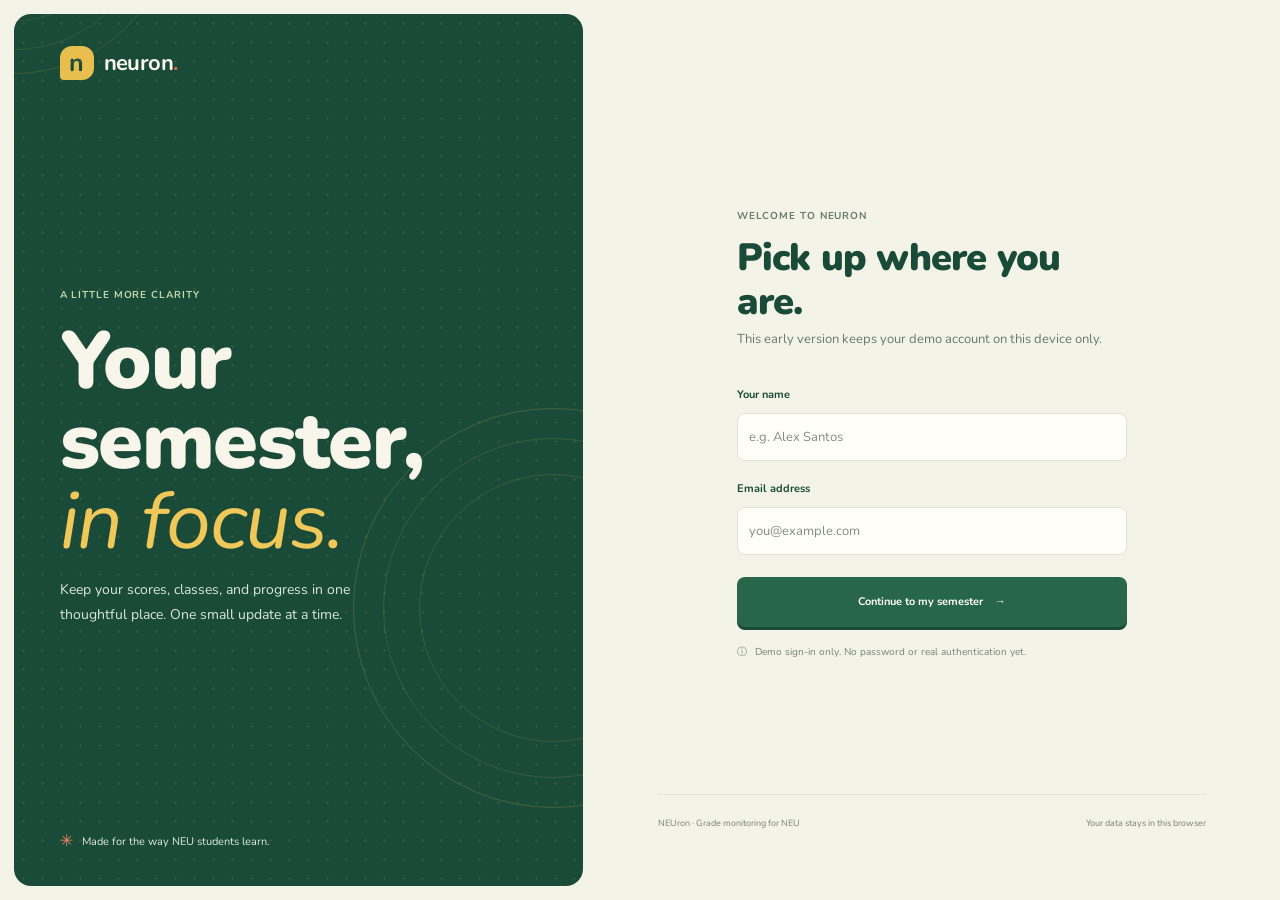
<file: login.html>
<!doctype html>
<html lang="en">
<head>
  <meta charset="utf-8">
  <meta name="viewport" content="width=device-width, initial-scale=1">
  <meta name="theme-color" content="#194b38">
  <title>Sign in — NEUron</title>
  <link rel="stylesheet" href="css/styles.css">
  <script src="js/storage.js" defer></script>
  <script src="js/login.js" defer></script>
</head>

<body class="auth-page">
  <main class="auth-layout">

    <section class="auth-story" aria-labelledby="story-title">
      <a class="brand brand-light" href="login.html"><span class="brand-mark" aria-hidden="true">n</span><span>neuron<span class="brand-period">.</span></span></a>
      <div class="auth-quote">
        <span class="eyebrow">A LITTLE MORE CLARITY</span>
        <h1 id="story-title">Your semester,<br><em>in focus.</em></h1>
        <p>Keep your scores, classes, and progress in one thoughtful place. One small update at a time.</p>
      </div>
      <div class="story-note"><span aria-hidden="true">✳</span> Made for the way NEU students learn.</div>
      <div class="story-decoration story-decoration-one" aria-hidden="true"></div>
      <div class="story-decoration story-decoration-two" aria-hidden="true"></div>
    </section>

    <section class="auth-panel" aria-labelledby="login-title">
      <div class="auth-form-wrap">
        <span class="eyebrow">WELCOME TO NEURON</span>
        <h2 id="login-title">Pick up where you are.</h2>
        <p class="muted">This early version keeps your demo account on this device only.</p>
        <form id="login-form" class="form-stack">
          <label for="student-name">Your name</label>
          <input id="student-name" name="name" autocomplete="name" placeholder="e.g. Alex Santos" required maxlength="80">
          <label for="student-email">Email address</label>
          <input id="student-email" name="email" type="email" autocomplete="email" placeholder="you@example.com" required maxlength="160">
          <p id="login-error" class="field-error" role="alert" hidden></p>
          <button class="button button-primary button-wide" type="submit">Continue to my semester <span aria-hidden="true">→</span></button>
        </form>
        <p class="auth-disclaimer"><span aria-hidden="true">ⓘ</span> Demo sign-in only. No password or real authentication yet.</p>
      </div>
      <div class="auth-bottom"><span>NEUron · Grade monitoring for NEU</span><span>Your data stays in this browser</span></div>
    </section>
    
  </main>
</body>
</html>
</file>
<file: css/styles.css>
@import url('https://fonts.googleapis.com/css2?family=Nunito:wght@400;500;600;700;800;900&display=swap');

:root {
  color-scheme: light;
  --paper: #f4f3e8;
  --paper-deep: #e7eadc;
  --surface: #fffef8;
  --surface-muted: #f7f8ef;
  --ink: #193d32;
  --ink-soft: #4a6559;
  --muted: #687a6c;
  --line: #dfe5d8;
  --green: #286649;
  --green-deep: #194b38;
  --green-soft: #d8ead7;
  --green-pale: #edf4e8;
  --clay: #e26d50;
  --clay-soft: #fae5da;
  --gold: #e8bf4f;
  --danger: #a7473e;
  --danger-soft: #f8ece8;
  --space-1: 0.35rem;
  --space-2: 0.65rem;
  --space-3: 1rem;
  --space-4: 1.4rem;
  --space-5: 2rem;
  --space-6: 3rem;
  --radius-sm: 9px;
  --radius-md: 14px;
  --radius-lg: 20px;
  --shadow-soft: 0 12px 26px rgb(32 65 43 / 7%);
  --font-body: "Nunito", "Avenir Next", sans-serif;
  --font-display: "Nunito", "Avenir Next", sans-serif;
}

* { box-sizing: border-box; }
html { min-width: 320px; background: var(--paper); scroll-behavior: smooth; scrollbar-width: none; -ms-overflow-style: none; }
html::-webkit-scrollbar, body::-webkit-scrollbar { display: none; width: 0; height: 0; }
body { margin: 0; color: var(--ink); font-family: var(--font-body); font-size: 15px; line-height: 1.55; -webkit-font-smoothing: antialiased; }
button, input, textarea, select { font: inherit; }
button, a { -webkit-tap-highlight-color: transparent; }
a { color: inherit; }
button { color: inherit; }
:focus-visible { outline: 3px solid #99b595; outline-offset: 3px; }
[hidden] { display: none !important; }

.loading-screen { min-height: 100vh; display: grid; place-items: center; color: var(--ink-soft); }
.app-shell { min-height: 100vh; }
.sidebar { position: fixed; z-index: 5; inset: 0 auto 0 0; display: flex; flex-direction: column; width: 244px; padding: 28px 18px 18px; background: #efede3; border-right: 1px solid #e6e3d8; }
.brand { display: inline-flex; align-items: center; gap: 10px; width: fit-content; color: var(--ink); text-decoration: none; font-size: 22px; font-weight: 700; letter-spacing: -1.1px; }
.brand-mark { display: grid; place-items: center; width: 34px; height: 34px; border-radius: 12px 12px 12px 4px; background: var(--green); color: #fffdf8; font-family: var(--font-display); font-size: 25px; line-height: 1; }
.brand-period { color: var(--clay); }
.side-label, .eyebrow { color: var(--muted); font-size: 10px; font-weight: 700; letter-spacing: 1.35px; }
.side-label { margin: 52px 0 12px 12px; }
.primary-nav { display: grid; gap: 5px; }
.primary-nav a { display: flex; align-items: center; gap: 12px; padding: 11px 12px; color: #657066; border-radius: 11px; text-decoration: none; font-size: 13px; font-weight: 600; transition: background .18s ease, color .18s ease; }
.primary-nav a:hover { background: rgb(255 255 255 / 58%); color: var(--green); }
.primary-nav a[aria-current="page"] { color: var(--green-deep); background: #e1e9de; }
.nav-icon { width: 19px; text-align: center; font-size: 17px; line-height: 1; }
.sidebar-bottom { margin-top: auto; }
.semester-card { display: flex; align-items: center; gap: 11px; padding: 13px 12px; margin-bottom: 13px; background: rgb(255 255 255 / 50%); border: 1px solid #e4e2d8; border-radius: 12px; }
.semester-dot { flex: 0 0 auto; width: 8px; height: 8px; border-radius: 50%; background: #78936d; box-shadow: 0 0 0 4px #e3ecdf; }
.semester-card div, .profile-copy { min-width: 0; display: grid; }
.semester-card .eyebrow { font-size: 8px; letter-spacing: 1px; }
.semester-card strong { overflow: hidden; margin-top: 2px; font-size: 11px; text-overflow: ellipsis; white-space: nowrap; }
.profile-row { display: flex; align-items: center; gap: 10px; padding: 10px 3px 2px; border-top: 1px solid #dfddd4; }
.avatar { display: grid; place-items: center; flex: 0 0 auto; width: 34px; height: 34px; border-radius: 50%; background: #dfd7c5; color: #59604f; font-size: 12px; font-weight: 700; }
.profile-copy { flex: 1; }
.profile-copy strong { overflow: hidden; font-size: 11px; text-overflow: ellipsis; white-space: nowrap; }
.profile-copy span { color: var(--muted); font-size: 10px; }
.icon-button { display: grid; place-items: center; border: 0; background: transparent; cursor: pointer; }
.logout-button { width: 30px; height: 30px; border-radius: 9px; color: var(--muted); font-size: 17px; }
.logout-button:hover { background: #e1e9de; color: var(--green); }
.main-column { min-height: 100vh; margin-left: 244px; display: flex; flex-direction: column; }
.topbar { display: flex; justify-content: space-between; align-items: center; min-height: 68px; padding: 0 5.1%; border-bottom: 1px solid rgb(223 220 210 / 80%); }
.topbar-breadcrumb { display: flex; align-items: center; gap: 11px; font-size: 10px; letter-spacing: 1.05px; }
.topbar-breadcrumb span { color: #a1a59b; font-size: 9px; font-weight: 700; }
.topbar-breadcrumb strong { color: var(--ink-soft); font-weight: 700; }
.topbar-date { color: var(--muted); font-size: 11px; }
.page-content { width: min(100%, 1230px); flex: 1; margin: 0 auto; padding: 42px 5.1% 48px; }
.app-footer { display: flex; justify-content: space-between; gap: 12px; padding: 17px 5.1%; color: #96988e; border-top: 1px solid rgb(223 220 210 / 80%); font-size: 10px; }

.welcome-row { display: flex; align-items: flex-end; justify-content: space-between; gap: 20px; margin-bottom: 27px; }
.welcome-row h1, .page-heading h1 { margin: 8px 0 7px; font-family: var(--font-display); font-size: clamp(31px, 3.2vw, 43px); font-weight: 400; letter-spacing: -.6px; line-height: 1.13; }
.welcome-row h1 em, .page-heading h1 em, .auth-quote h1 em, .setup-card h1 em { color: var(--green); font-weight: 400; }
.welcome-row p, .page-heading p { margin: 0; color: var(--ink-soft); font-size: 13px; }
.term-badge { display: flex; align-items: center; gap: 8px; padding: 9px 12px; background: var(--surface); border: 1px solid var(--line); border-radius: 999px; color: var(--ink-soft); font-size: 10px; font-weight: 600; white-space: nowrap; }
.term-badge span { width: 7px; height: 7px; border-radius: 50%; background: #7c9b72; }
.dashboard-grid { display: grid; grid-template-columns: minmax(0, 1.42fr) minmax(280px, .88fr); gap: 17px; align-items: start; }
.panel { background: var(--surface); border: 1px solid var(--line); border-radius: var(--radius-md); box-shadow: var(--shadow-soft); }
.overview-panel { padding: 21px 22px 20px; }
.panel-top { display: flex; align-items: flex-start; justify-content: space-between; gap: 14px; }
.panel h2, .panel h3 { margin: 0; font-size: 14px; font-weight: 700; letter-spacing: -.15px; }
.panel-subtitle { margin: 4px 0 0; color: var(--muted); font-size: 11px; }
.grade-summary { display: flex; align-items: center; gap: 17px; padding: 20px 0 19px; }
.grade-ring { display: grid; place-items: center; flex: 0 0 auto; width: 72px; height: 72px; border: 4px solid #e0e9db; border-right-color: #79996d; border-top-color: #79996d; border-radius: 50%; transform: rotate(15deg); }
.grade-ring span { transform: rotate(-15deg); font-family: var(--font-display); font-size: 23px; }
.grade-ring.grade-pending { border: 4px dashed #e4e1d6; color: #888c81; }
.grade-summary .eyebrow { font-size: 9px; }
.grade-summary h3 { margin-top: 3px; font-family: var(--font-display); font-size: 20px; font-weight: 400; }
.grade-summary p { margin: 2px 0 0; color: var(--muted); font-size: 10px; }
.divider { height: 1px; background: var(--line); }
.subject-progress-list { display: grid; gap: 14px; padding-top: 16px; }
.subject-progress { display: grid; grid-template-columns: minmax(0, 1fr) auto; gap: 6px 12px; align-items: center; }
.subject-progress-name { overflow: hidden; color: var(--ink-soft); font-size: 11px; font-weight: 600; text-overflow: ellipsis; white-space: nowrap; }
.subject-progress-value { color: var(--ink); font-size: 11px; font-weight: 700; }
.progress-track { grid-column: 1 / -1; overflow: hidden; height: 5px; background: #efeee7; border-radius: 9px; }
.progress-fill { height: 100%; background: #78966c; border-radius: inherit; transition: width .25s ease; }
.pending-text { color: var(--muted); font-size: 10px; font-weight: 500; }
.score-panel { padding: 21px 20px 19px; }
.score-panel .eyebrow { margin-bottom: 5px; }
.score-form { display: grid; gap: 10px; margin-top: 17px; }
.score-form .form-pair { display: grid; grid-template-columns: 1fr 1fr; gap: 9px; }
.form-stack { display: grid; gap: 8px; }
.form-stack label, .score-form label, .field-label { margin-top: 2px; color: #4b584d; font-size: 10px; font-weight: 700; }
input, textarea, select { width: 100%; padding: 10px 11px; border: 1px solid #e3e2d8; border-radius: 9px; background: #fffefa; color: var(--ink); font-size: 12px; transition: border-color .16s ease, box-shadow .16s ease; }
input::placeholder, textarea::placeholder { color: #838d80; }
input:focus, textarea:focus, select:focus { outline: none; border-color: #88a383; box-shadow: 0 0 0 3px rgb(120 150 108 / 13%); }
textarea { min-height: 92px; resize: vertical; }
.button { display: inline-flex; align-items: center; justify-content: center; gap: 12px; min-height: 41px; padding: 10px 15px; border: 1px solid transparent; border-radius: 9px; cursor: pointer; font-size: 11px; font-weight: 700; transition: background .18s ease, transform .18s ease, border-color .18s ease; }
.button:hover { transform: translateY(-1px); }
.button-primary { background: var(--green); color: #fffdf7; }
.button-primary:hover { background: var(--green-deep); }
.button-secondary { border-color: var(--line); background: var(--surface); color: var(--green); }
.button-secondary:hover { border-color: #aebda9; background: var(--green-pale); }
.button-small { min-height: 33px; padding: 7px 10px; font-size: 10px; }
.button-wide { width: 100%; margin-top: 8px; }
.activity-section { margin-top: 24px; }
.section-heading { display: flex; align-items: center; justify-content: space-between; gap: 12px; margin-bottom: 12px; }
.section-heading h2 { margin: 0; font-size: 14px; }
.text-link { color: var(--green); text-decoration: none; font-size: 10px; font-weight: 700; }
.text-link:hover { text-decoration: underline; }
.activity-list { display: grid; gap: 8px; }
.activity-row { display: flex; align-items: center; gap: 11px; padding: 12px 14px; background: var(--surface); border: 1px solid var(--line); border-radius: 12px; }
.activity-symbol { display: grid; place-items: center; flex: 0 0 auto; width: 33px; height: 33px; border-radius: 10px; background: var(--clay-soft); color: #986448; font-family: var(--font-display); font-size: 17px; }
.activity-copy { flex: 1; min-width: 0; }
.activity-copy strong { display: block; overflow: hidden; font-size: 11px; text-overflow: ellipsis; white-space: nowrap; }
.activity-copy span { color: var(--muted); font-size: 10px; }
.activity-score { color: var(--green); font-size: 11px; font-weight: 700; white-space: nowrap; }
.empty-state { padding: 23px 18px; text-align: center; border: 1px dashed #dbdace; border-radius: 12px; background: rgb(255 253 248 / 65%); }
.empty-state .empty-mark { display: grid; place-items: center; width: 34px; height: 34px; margin: 0 auto 9px; border-radius: 12px; background: var(--green-pale); color: var(--green); font-size: 17px; }
.empty-state strong { display: block; font-size: 11px; }
.empty-state p { max-width: 290px; margin: 4px auto 0; color: var(--muted); font-size: 10px; }

.page-heading { display: flex; align-items: flex-end; justify-content: space-between; gap: 18px; margin-bottom: 24px; }
.page-heading .eyebrow { display: block; }
.page-heading h1 { margin-top: 7px; }
.subject-grid { display: grid; grid-template-columns: repeat(2, minmax(0, 1fr)); gap: 14px; }
.subject-card { overflow: hidden; padding: 19px; }
.subject-card-header { display: flex; justify-content: space-between; align-items: flex-start; gap: 12px; }
.subject-card-header h2 { margin: 0; font-size: 14px; }
.subject-card-header p { margin: 3px 0 0; color: var(--muted); font-size: 10px; }
.subject-card-actions { margin-top: 12px; }
.subject-history { margin-top: 10px; padding-top: 10px; border-top: 1px solid var(--line); }
.history-list { display: grid; gap: 8px; }
.history-entry { display: flex; justify-content: space-between; align-items: center; gap: 12px; padding: 8px 10px; border-radius: 8px; background: var(--surface-muted); }
.history-entry div { min-width: 0; }
.history-entry div strong, .history-entry div span { display: block; overflow: hidden; text-overflow: ellipsis; }
.history-entry div strong { font-size: 10px; }
.history-entry div span { color: var(--muted); font-size: 9px; }
.history-entry .history-score { flex: 0 0 auto; color: var(--green); font-size: 10px; }
.year-subject-group { margin-bottom: 26px; }
.year-subject-group > h2 { margin: 0 0 11px; font-size: 18px; }
.semester-subject-group { margin: 0 0 17px 12px; }
.semester-subject-heading { display: flex; align-items: center; gap: 9px; margin-bottom: 9px; }
.semester-subject-heading h3 { margin: 0; color: var(--ink-soft); font-size: 12px; }
.semester-subject-heading h3 span { color: var(--muted); font-weight: 500; }
.active-semester-label, .archived-semester-label { padding: 3px 7px; border-radius: 99px; background: var(--green-soft); color: var(--green-deep); font-size: 8px; font-weight: 800; letter-spacing: .6px; }
.archived-semester-label { background: #efeee7; color: var(--muted); }
.grade-pill { min-width: 42px; padding: 5px 8px; border-radius: 8px; background: var(--green-pale); color: var(--green); text-align: center; font-size: 11px; font-weight: 700; }
.grade-pill.ungraded { background: #f1f0eb; color: #8b8d83; }
.subject-categories { display: grid; gap: 7px; margin: 15px 0; padding: 12px 0; border-block: 1px solid var(--line); }
.category-row { display: flex; align-items: center; justify-content: space-between; gap: 10px; color: var(--ink-soft); font-size: 10px; }
.category-row span:last-child { color: var(--muted); }
.category-edit { margin-top: 11px; border-top: 1px solid var(--line); }
.category-edit summary { padding-top: 10px; color: var(--green); cursor: pointer; font-size: 10px; font-weight: 700; }
.category-edit-form { display: grid; gap: 8px; padding-top: 10px; }
.category-edit-row { display: grid; grid-template-columns: minmax(0, 1fr) 75px; gap: 7px; align-items: center; }
.category-edit-row input { padding: 8px; font-size: 10px; }
.subject-activities { display: grid; gap: 7px; margin-top: 12px; }
.compact-activity { display: flex; justify-content: space-between; gap: 10px; color: var(--ink-soft); font-size: 10px; }
.compact-activity span:last-child { color: var(--green); font-weight: 700; }
.add-card { padding: 19px; }
.add-card h2 { margin: 0 0 12px; font-size: 13px; }
.category-help { color: var(--muted); font-size: 10px; }
.schedule-day-tabs { display: none; }
.schedule-board { display: grid; grid-template-columns: repeat(6, minmax(0, 1fr)); gap: 9px; }
.day-column { min-height: 180px; padding: 11px; border: 1px solid var(--line); border-radius: 13px; background: var(--surface); }
.day-column h2 { display: flex; justify-content: space-between; margin: 0 0 11px; padding-bottom: 9px; border-bottom: 1px solid var(--line); color: var(--ink-soft); font-size: 10px; text-transform: uppercase; letter-spacing: .8px; }
.day-column h2 span { color: #a4a69c; font-size: 9px; }
.class-list { display: grid; gap: 7px; }
.class-card { padding: 9px; border-left: 3px solid #84a078; border-radius: 0 8px 8px 0; background: var(--green-pale); }
.class-card:nth-child(3n + 2) { border-color: #be8b6b; background: #f7eee7; }
.class-card:nth-child(3n) { border-color: #c2a758; background: #f7f1df; }
.class-card strong { display: block; font-size: 10px; line-height: 1.35; }
.class-card span { display: block; margin-top: 4px; color: var(--ink-soft); font-size: 9px; }
.schedule-form-panel { margin-top: 17px; padding: 18px; }
.schedule-form { display: grid; grid-template-columns: 1.1fr 1fr .8fr .8fr 1fr auto; gap: 9px; align-items: end; margin-top: 12px; }
.schedule-form .form-stack { gap: 5px; }
.conversion-form { display: grid; gap: 11px; }
.settings-grid { display: grid; grid-template-columns: minmax(0, 1.1fr) minmax(270px, .9fr); gap: 15px; }
.settings-panel { padding: 20px; }
.semester-settings { margin-top: 15px; }
.settings-panel h2 { margin: 0; font-size: 13px; }
.settings-panel > p { margin: 4px 0 15px; color: var(--muted); font-size: 10px; }
.conversion-textarea { min-height: 200px; font-family: ui-monospace, SFMono-Regular, Menlo, monospace; line-height: 1.8; }
.profile-avatar-large { display: grid; place-items: center; width: 55px; height: 55px; margin-bottom: 14px; border-radius: 18px; background: #e6e0d2; color: var(--green); font-family: var(--font-display); font-size: 25px; }
.storage-note { display: flex; gap: 10px; padding: 12px; border-radius: 10px; background: var(--green-pale); color: var(--green); font-size: 10px; }
.storage-note p { margin: 0; }
.notice { display: flex; align-items: flex-start; justify-content: space-between; gap: 12px; margin: 14px 5.1% 0; padding: 11px 13px; border: 1px solid #dce8d8; border-radius: 10px; background: #f0f5ed; color: var(--green-deep); font-size: 11px; }
.notice.error { border-color: #efd4ce; background: var(--danger-soft); color: var(--danger); }
.notice button { border: 0; background: transparent; color: inherit; cursor: pointer; font-size: 15px; line-height: 1; }
.field-error { margin: 0; color: var(--danger); font-size: 10px; }
.field-hint { color: var(--muted); font-size: 10px; }

.auth-page { min-height: 100vh; background: var(--surface); }
.auth-layout { display: grid; grid-template-columns: minmax(390px, .92fr) minmax(480px, 1.08fr); min-height: 100vh; }
.auth-story { position: relative; overflow: hidden; display: flex; flex-direction: column; justify-content: space-between; min-height: 100vh; padding: 35px 9%; background: #315540; color: #f8f5ea; }
.brand-light { color: #fbf8ef; }
.brand-light .brand-mark { background: #f3efe3; color: var(--green); }
.auth-quote { position: relative; z-index: 1; max-width: 440px; margin: auto 0; padding: 55px 0; }
.auth-quote .eyebrow { color: #c3d0bd; }
.auth-quote h1 { margin: 17px 0 15px; font-family: var(--font-display); font-size: clamp(50px, 6vw, 74px); font-weight: 400; letter-spacing: -1px; line-height: 1.03; }
.auth-quote h1 em { color: #d9c99e; }
.auth-quote p { max-width: 330px; margin: 0; color: #d8dfd3; font-size: 13px; line-height: 1.8; }
.story-note { position: relative; z-index: 1; display: flex; align-items: center; gap: 9px; color: #dce4d9; font-size: 10px; }
.story-note span { color: #ddc981; font-size: 16px; }
.story-decoration { position: absolute; width: 400px; height: 400px; border: 1px solid rgb(238 236 216 / 10%); border-radius: 50%; }
.story-decoration::before, .story-decoration::after { position: absolute; inset: 29px; border: 1px solid rgb(238 236 216 / 8%); border-radius: 50%; content: ""; }
.story-decoration::after { inset: 65px; }
.story-decoration-one { right: -230px; bottom: 5%; }
.story-decoration-two { top: -330px; left: -250px; transform: scale(.76); }
.auth-panel { display: flex; flex-direction: column; justify-content: center; padding: 60px 11%; }
.auth-form-wrap { width: min(100%, 370px); margin: auto; }
.auth-form-wrap h2 { margin: 10px 0 6px; font-family: var(--font-display); font-size: 34px; font-weight: 400; line-height: 1.15; }
.muted { color: var(--muted); }
.auth-form-wrap > .muted { margin: 0 0 27px; font-size: 12px; }
.auth-form-wrap .form-stack { gap: 8px; }
.auth-form-wrap .form-stack label { margin-top: 7px; }
.auth-form-wrap input { min-height: 44px; }
.auth-form-wrap .button { min-height: 47px; margin-top: 12px; }
.auth-disclaimer { display: flex; gap: 8px; margin: 18px 0 0; color: #888d83; font-size: 10px; }
.auth-bottom { display: flex; justify-content: space-between; gap: 10px; width: 100%; padding-top: 22px; color: #a0a196; border-top: 1px solid var(--line); font-size: 9px; }
.auth-bottom a { color: var(--green); text-decoration: none; }
.setup-page { min-height: 100vh; background: var(--paper); }
.setup-wrap { width: min(100% - 36px, 590px); min-height: 100vh; display: flex; flex-direction: column; margin: auto; padding: 25px 0 18px; }
.setup-wrap > .brand { margin-bottom: 30px; }
.setup-progress { display: flex; align-items: center; gap: 12px; margin-bottom: 20px; color: var(--muted); font-size: 9px; font-weight: 700; letter-spacing: 1px; }
.setup-progress > span:last-child span { color: #c2c2b8; }
.progress-line { overflow: hidden; width: 100px; height: 4px; border-radius: 8px; background: #e1dfd5; }
.progress-line span { display: block; width: 100%; height: 100%; background: var(--green); }
.setup-card { padding: 35px 39px; border: 1px solid var(--line); border-radius: var(--radius-lg); background: var(--surface); box-shadow: var(--shadow-soft); }
.setup-card h1 { margin: 10px 0 8px; font-family: var(--font-display); font-size: 43px; font-weight: 400; letter-spacing: -.5px; line-height: 1.07; }
.setup-intro { margin: 0 0 23px; font-size: 11px; }
.setup-card .form-stack { gap: 8px; }
.setup-card .form-stack label { margin-top: 5px; }
.setup-card input, .setup-card textarea { font-size: 12px; }
.setup-card .button { min-height: 45px; margin-top: 10px; }
.setup-footnote { display: flex; gap: 8px; align-items: center; margin-top: 17px; padding-top: 15px; border-top: 1px solid var(--line); color: var(--muted); font-size: 10px; }
.setup-footnote span { color: var(--gold); font-size: 15px; }
.setup-wrap > .auth-bottom { margin-top: auto; }

@media (min-width: 1500px) {
  .page-content { padding-top: 52px; }
}
@media (max-width: 1050px) {
  .sidebar { width: 208px; padding-inline: 14px; }
  .main-column { margin-left: 208px; }
  .page-content { padding-inline: 4%; }
  .dashboard-grid { grid-template-columns: minmax(0, 1.15fr) minmax(265px, .85fr); }
  .schedule-board { grid-template-columns: repeat(3, minmax(0, 1fr)); gap: 6px; }
  .day-column { padding: 8px; }
  .schedule-form { grid-template-columns: repeat(3, minmax(0, 1fr)); }
  .auth-layout { grid-template-columns: minmax(340px, .9fr) minmax(430px, 1.1fr); }
}
@media (max-width: 760px) {
  .sidebar { inset: auto 0 0; width: auto; height: 67px; flex-direction: row; justify-content: center; padding: 5px 9px max(5px, env(safe-area-inset-bottom)); border-top: 1px solid #deded4; border-right: 0; background: rgb(247 245 237 / 96%); backdrop-filter: blur(14px); }
  .sidebar > .brand, .sidebar > .side-label, .sidebar-bottom { display: none; }
  .primary-nav { display: grid; width: min(100%, 510px); grid-template-columns: repeat(4, 1fr); gap: 3px; }
  .primary-nav a { flex-direction: column; justify-content: center; gap: 2px; padding: 4px 2px; border-radius: 9px; font-size: 9px; }
  .nav-icon { font-size: 17px; }
  .main-column { margin-left: 0; padding-bottom: 72px; }
  .topbar { min-height: 54px; padding-inline: 18px; }
  .topbar-date { font-size: 9px; }
  .topbar-breadcrumb { gap: 7px; font-size: 9px; }
  .page-content { padding: 29px 18px 35px; }
  .app-footer { padding: 14px 18px; font-size: 9px; }
  .dashboard-grid { grid-template-columns: 1fr; }
  .welcome-row { align-items: flex-start; flex-direction: column; gap: 12px; margin-bottom: 20px; }
  .welcome-row h1, .page-heading h1 { font-size: 35px; }
  .subject-grid, .settings-grid { grid-template-columns: 1fr; }
  .schedule-board { grid-template-columns: 1fr; }
  .schedule-day-tabs { display: flex; gap: 6px; overflow-x: auto; margin-bottom: 10px; padding-bottom: 3px; }
  .schedule-day-tabs button { flex: 0 0 auto; padding: 8px 12px; border: 1px solid var(--line); border-radius: 99px; background: var(--surface); color: var(--ink-soft); font-size: 10px; font-weight: 700; cursor: pointer; }
  .schedule-day-tabs button[aria-pressed="true"] { border-color: var(--green); background: var(--green); color: white; }
  .day-column { display: none; min-height: 130px; padding: 13px; }
  .day-column[data-selected="true"] { display: block; }
  .schedule-form { grid-template-columns: repeat(2, minmax(0, 1fr)); }
  .auth-layout { grid-template-columns: 1fr; }
  .auth-story { min-height: 290px; padding: 21px 24px; }
  .auth-quote { margin: 31px 0 24px; padding: 0; }
  .auth-quote h1 { margin: 8px 0 8px; font-size: 44px; }
  .auth-quote p { max-width: 340px; font-size: 11px; }
  .story-note { font-size: 9px; }
  .auth-panel { min-height: calc(100vh - 290px); padding: 38px 24px 18px; }
  .auth-form-wrap { width: min(100%, 420px); }
  .auth-form-wrap h2 { font-size: 30px; }
  .auth-bottom { font-size: 8px; }
  .auth-panel .auth-bottom { margin-top: 30px; }
}
@media (max-width: 430px) {
  .welcome-row h1, .page-heading h1 { font-size: 32px; }
  .page-heading { align-items: flex-start; flex-direction: column; }
  .overview-panel, .score-panel { padding: 17px; }
  .grade-summary { gap: 13px; }
  .score-form .form-pair { grid-template-columns: 1fr 1fr; }
  .schedule-form { grid-template-columns: 1fr 1fr; }
  .setup-card { padding: 26px 21px; }
  .setup-card h1 { font-size: 37px; }
  .setup-wrap { width: min(100% - 24px, 590px); }
  .activity-row { padding: 10px; }
  .activity-score { font-size: 10px; }
}
@media (prefers-reduced-motion: reduce) {
  *, *::before, *::after { scroll-behavior: auto !important; transition-duration: .01ms !important; animation-duration: .01ms !important; animation-iteration-count: 1 !important; }
}

/* Campus Studio: a brighter campus palette with friendly, rounded typography. */
body { background: var(--paper); }
.sidebar {
  background: var(--green-deep);
  border-right: 0;
  color: #fffdf4;
}
.sidebar > .brand { color: #fffdf4; }
.sidebar .brand-mark { background: var(--gold); color: var(--green-deep); }
.sidebar .brand-period { color: #f38b67; }
.side-label { color: #a9c6ad; }
.primary-nav a { color: #c6d8c9; border-radius: 9px; }
.primary-nav a:hover { background: rgb(255 255 255 / 9%); color: #fffef5; }
.primary-nav a[aria-current="page"] { background: #d8ebd7; color: var(--green-deep); }
.nav-icon { font-size: 18px; }
.semester-card { background: rgb(255 255 255 / 7%); border-color: rgb(255 255 255 / 12%); }
.semester-card .eyebrow { color: #a9c6ad; }
.semester-card strong { color: #fffdf4; }
.semester-dot { background: #b7d87c; box-shadow: 0 0 0 4px rgb(183 216 124 / 15%); }
.profile-row { border-color: rgb(255 255 255 / 16%); }
.avatar { background: var(--gold); color: var(--green-deep); }
.profile-copy strong { color: #fffdf4; }
.profile-copy span { color: #a9c6ad; }
.logout-button { color: #b6ceba; }
.logout-button:hover { background: rgb(255 255 255 / 12%); color: white; }
.main-column { background: var(--paper); }
.topbar { background: rgb(255 254 248 / 82%); border-color: var(--line); }
.topbar-breadcrumb span:first-child { color: #9b7654; }
.topbar-breadcrumb strong { color: var(--green); }
.page-content { padding-top: 46px; }
.welcome-row { margin-bottom: 30px; }
.welcome-row h1, .page-heading h1 { color: var(--green-deep); font-size: clamp(38px, 4vw, 52px); letter-spacing: -1.2px; }
.welcome-row h1 em, .page-heading h1 em { color: var(--clay); }
.welcome-row .eyebrow, .page-heading .eyebrow { color: #9a704d; }
.welcome-row p, .page-heading p { font-size: 13px; }
.term-badge { padding: 9px 13px; border-color: #e7dca9; border-radius: 9px; background: #fbf1c9; color: #6f5924; }
.term-badge span { background: var(--clay); }
.panel { border-color: var(--line); border-radius: var(--radius-md); box-shadow: 0 4px 0 rgb(36 77 49 / 4%); }
.overview-panel { border-top: 4px solid var(--green); }
.score-panel { border: 1px solid #d2e4ce; background: #e9f2e5; box-shadow: 0 4px 0 rgb(36 77 49 / 4%); }
.panel h2, .panel h3 { color: var(--green-deep); }
.panel-subtitle { color: #6b7d6f; }
.grade-ring { border-color: #d8e9cf; border-right-color: var(--clay); border-top-color: var(--clay); background: #fff9e7; }
.grade-ring.grade-pending { border-color: #d6dfd1; color: var(--green); }
.grade-summary h3 { color: var(--green-deep); }
.progress-track { background: #e8ecdf; }
.progress-fill { background: var(--green); }
.subject-progress-value { color: var(--green-deep); }
.score-panel .eyebrow { color: #526b45; }
.score-panel h2 { font-family: var(--font-display); font-size: 23px; font-weight: 500; }
.score-panel input, .score-panel select { border-color: #d6e2d0; background: #fffef9; }
.form-stack label, .score-form label, .field-label { color: var(--green-deep); font-size: 11px; }
input, textarea, select { min-height: 42px; border-color: #dce3d7; border-radius: 8px; background: #fffef9; font-size: 12px; }
textarea { min-height: 92px; }
input:focus, textarea:focus, select:focus { border-color: var(--green); box-shadow: 0 0 0 3px rgb(40 102 73 / 14%); }
.button { min-height: 43px; border-radius: 8px; font-size: 11px; }
.button-primary { background: var(--green); box-shadow: 0 3px 0 var(--green-deep); }
.button-primary:hover { background: #337956; }
.button-secondary { border-color: #dce3d7; background: #fffef9; }
.text-link { color: var(--green); }
.activity-section { margin-top: 30px; }
.section-heading h2 { color: var(--green-deep); font-family: var(--font-display); font-size: 20px; font-weight: 500; }
.activity-row { border-color: var(--line); border-radius: 10px; box-shadow: 0 3px 0 rgb(36 77 49 / 3%); }
.activity-symbol { border-radius: 9px; background: var(--clay-soft); color: #a84b36; }
.activity-score { color: var(--green); }
.empty-state { border-color: #cfdcc9; border-radius: 10px; background: #f8faef; }
.empty-state .empty-mark { border-radius: 9px; background: #dcebd5; color: var(--green); }
.page-heading { margin-bottom: 27px; }
.subject-card { position: relative; border-top: 4px solid var(--green); }
.subject-card:nth-child(3n + 2) { border-top-color: var(--clay); }
.subject-card:nth-child(3n) { border-top-color: var(--gold); }
.subject-card-header h2 { font-size: 16px; }
.subject-card-header p { color: var(--muted); }
.grade-pill { border-radius: 8px; background: #deedda; color: var(--green-deep); }
.grade-pill.ungraded { background: #f0efdf; color: #707967; }
.subject-categories { border-color: var(--line); }
.category-row { font-size: 11px; }
.category-row span:first-child { color: var(--ink); font-weight: 600; }
.category-edit summary { color: var(--green); }
.add-card { border-style: dashed; border-color: #bdcdb7; background: #f7f8ee; box-shadow: none; }
.add-card h2 { font-family: var(--font-display); font-size: 20px; font-weight: 500; }
.schedule-day-tabs button { border-color: #d9e1d3; }
.schedule-day-tabs button[aria-pressed="true"] { border-color: var(--green-deep); background: var(--green); }
.day-column { border-color: var(--line); border-radius: 11px; box-shadow: 0 3px 0 rgb(36 77 49 / 4%); }
.day-column h2 { color: var(--green-deep); }
.class-card { border-radius: 0 8px 8px 0; background: #e8f2df; }
.class-card:nth-child(3n + 2) { border-color: var(--clay); background: #fbe8dd; }
.class-card:nth-child(3n) { border-color: var(--gold); background: #fbf2d4; }
.schedule-form-panel { border-top: 4px solid var(--gold); }
.settings-panel { border-top: 3px solid var(--green); }
.settings-panel h2 { font-family: var(--font-display); font-size: 19px; font-weight: 500; }
.profile-avatar-large { border-radius: 14px; background: #e9d7bd; color: var(--green-deep); }
.storage-note { border: 1px solid #d2e4ce; border-radius: 9px; background: #e9f2e5; color: var(--green-deep); }
.notice { border-color: #cde1c9; border-radius: 9px; background: #edf6e8; color: var(--green-deep); }
.notice.error { border-color: #f0c8b8; background: var(--danger-soft); color: var(--danger); }
.app-footer { border-color: var(--line); }

.auth-page { background: var(--paper); }
.auth-layout { gap: 14px; padding: 14px; }
.auth-story { min-height: calc(100vh - 28px); padding: 32px 8%; border-radius: 17px; background: var(--green-deep); }
.auth-story::before { position: absolute; inset: 0; background-image: radial-gradient(rgb(232 191 79 / 23%) 1px, transparent 1.5px); background-size: 19px 19px; content: ""; opacity: .48; pointer-events: none; }
.auth-story .brand-mark { background: var(--gold); color: var(--green-deep); }
.auth-quote { max-width: 480px; }
.auth-quote .eyebrow { color: #c0d8ae; }
.auth-quote h1 { font-size: clamp(55px, 6.3vw, 82px); line-height: .99; }
.auth-quote h1 em { color: #f0c85a; }
.auth-quote p { color: #dce8d6; font-size: 14px; }
.story-note { color: #e0ead8; font-size: 11px; }
.story-note span { color: #f08562; }
.story-decoration { border-color: rgb(232 191 79 / 20%); }
.story-decoration::before, .story-decoration::after { border-color: rgb(232 191 79 / 15%); }
.story-decoration-one { right: -170px; bottom: 9%; }
.story-decoration-two { top: -300px; left: -200px; transform: scale(.8); }
.auth-panel { padding: 55px 9%; }
.auth-form-wrap { width: min(100%, 390px); }
.auth-form-wrap h2 { color: var(--green-deep); font-size: 38px; }
.auth-form-wrap > .muted { font-size: 13px; }
.auth-form-wrap .form-stack { gap: 10px; }
.auth-form-wrap .form-stack label { margin-top: 9px; }
.auth-form-wrap input { min-height: 48px; font-size: 13px; }
.auth-form-wrap .button { min-height: 50px; }
.auth-disclaimer { color: #748375; font-size: 10px; }
.auth-bottom { color: #738171; border-color: #dfe5d8; }
.setup-page { background: var(--paper); }
.setup-wrap { width: min(100% - 36px, 640px); }
.setup-wrap > .brand { margin-bottom: 38px; }
.setup-card { padding: 42px 46px; border-color: #dce3d3; border-radius: 17px; box-shadow: 0 5px 0 #dfe4d6, 0 16px 40px rgb(32 65 43 / 6%); }
.setup-card > .eyebrow { color: #9a704d; }
.setup-card h1 { color: var(--green-deep); font-size: 49px; }
.setup-card h1 em { color: var(--clay); }
.setup-intro { font-size: 12px; }
.setup-card .form-stack { gap: 10px; }
.setup-card .form-stack label { margin-top: 8px; }
.setup-card input, .setup-card textarea { font-size: 13px; }
.setup-card .button { min-height: 48px; }
.progress-line { background: #dce4d5; }
.progress-line span { background: var(--clay); }
.setup-footnote { border-color: var(--line); }
.setup-footnote span { color: var(--clay); }

body { font-size: 15px; }
.brand { letter-spacing: -.6px; }
.side-label, .eyebrow { letter-spacing: .9px; }
.welcome-row h1, .page-heading h1 { font-weight: 800; letter-spacing: -1.3px; line-height: 1.08; }
.panel h2, .panel h3 { font-weight: 800; letter-spacing: -.35px; }
.grade-summary h3 { font-weight: 800; letter-spacing: -.45px; }
.section-heading h2, .score-panel h2, .add-card h2, .settings-panel h2 {
  font-family: var(--font-body);
  font-weight: 800;
  letter-spacing: -.45px;
}
.subject-card-header h2 { font-weight: 800; letter-spacing: -.25px; }
.auth-quote h1 { font-weight: 900; letter-spacing: -1.4px; }
.auth-form-wrap h2 { font-family: var(--font-body); font-weight: 900; letter-spacing: -.8px; }
.setup-card h1 { font-weight: 900; letter-spacing: -1px; }
.grade-ring span { font-family: var(--font-body); font-weight: 800; }
.profile-avatar-large { font-family: var(--font-body); font-weight: 800; }
.conversion-textarea { font-family: ui-monospace, SFMono-Regular, Menlo, monospace; }

@media (max-width: 1050px) {
  .page-content { padding-top: 36px; }
  .welcome-row h1, .page-heading h1 { font-size: clamp(35px, 4.8vw, 46px); }
}
@media (max-width: 760px) {
  .sidebar { border-color: rgb(255 255 255 / 14%); background: rgb(25 75 56 / 97%); }
  .primary-nav a { color: #c6d8c9; }
  .primary-nav a[aria-current="page"] { background: #d8ebd7; color: var(--green-deep); }
  .topbar { background: var(--surface); }
  .topbar { position: sticky; top: 0; z-index: 6; background: rgb(255 254 248 / 96%); backdrop-filter: blur(12px); }
  .page-content { padding-top: 29px; }
  .welcome-row { gap: 13px; }
  .welcome-row h1, .page-heading h1 { font-size: 36px; }
  .term-badge { white-space: normal; }
  .score-panel { padding: 20px; }
  .auth-layout { gap: 0; padding: 0; }
  .auth-story { min-height: 300px; padding: 22px 24px; border-radius: 0 0 16px 16px; }
  .auth-quote { margin: 32px 0 23px; }
  .auth-quote h1 { font-size: 52px; }
  .auth-panel { min-height: calc(100vh - 300px); padding: 35px 24px 18px; }
  .setup-wrap { width: min(100% - 28px, 590px); }
  .setup-wrap > .brand { margin-bottom: 27px; }
  .setup-card { padding: 29px 24px; }
  .setup-card h1 { font-size: 41px; }
}
@media (max-width: 430px) {
  .welcome-row h1, .page-heading h1 { font-size: 33px; }
  .setup-card { padding: 26px 20px; }
  .setup-card h1 { font-size: 37px; }
  .auth-quote h1 { font-size: 46px; }
}

@media (max-width: 760px) {
  body.auth-page { min-height: 100svh; overflow-x: hidden; }
  .auth-page .auth-layout { min-height: 100svh; grid-template-rows: clamp(155px, 22svh, 185px) minmax(0, 1fr); }
  .auth-page .auth-story { min-height: 0; padding: 13px 24px; }
  .auth-page .auth-story .story-note,
  .auth-page .auth-quote .eyebrow,
  .auth-page .auth-quote p { display: none; }
  .auth-page .auth-quote { margin: 9px 0; }
  .auth-page .auth-quote h1 { margin: 0; font-size: 38px; line-height: 1; }
  .auth-page .auth-panel { min-height: 0; padding: 14px 24px 12px; }
  .auth-page .auth-form-wrap { width: min(100%, 420px); padding: 20px 24px; border: 1px solid #e0e5d9; border-radius: 15px; background: var(--surface); box-shadow: 0 5px 0 rgb(36 77 49 / 5%), 0 14px 30px rgb(32 65 43 / 7%); }
  .auth-page .auth-form-wrap > .muted,
  .auth-page .auth-disclaimer { display: none; }
  .auth-page .auth-form-wrap h2 { margin: 6px 0; font-size: 27px; }
  .auth-page .auth-form-wrap > .muted { margin: 0 0 12px; font-size: 11px; }
  .auth-page .auth-form-wrap .form-stack { gap: 5px; }
  .auth-page .auth-form-wrap .form-stack label { margin-top: 4px; }
  .auth-page .auth-form-wrap input { min-height: 40px; }
  .auth-page .auth-form-wrap .button { min-height: 43px; margin-top: 7px; }
  .auth-page .auth-disclaimer { margin-top: 10px; font-size: 9px; }
  .auth-page .auth-panel .auth-bottom { margin-top: auto; padding-top: 10px; }
}

@media (max-width: 760px) and (max-height: 700px) {
  .auth-page .auth-layout { grid-template-rows: clamp(125px, 20svh, 145px) minmax(0, 1fr); }
  .auth-page .auth-story { padding: 9px 20px; }
  .auth-page .auth-quote h1 { font-size: 34px; }
  .auth-page .auth-panel { padding: 8px 20px; }
  .auth-page .auth-form-wrap { padding: 14px 18px; }
  .auth-page .auth-form-wrap h2 { font-size: 23px; }
  .auth-page .auth-form-wrap > .muted,
  .auth-page .auth-disclaimer { display: none; }
  .auth-page .auth-form-wrap input { min-height: 36px; }
  .auth-page .auth-form-wrap .button { min-height: 39px; }
  .auth-page .auth-panel .auth-bottom { padding-top: 7px; }
}

@media (max-width: 760px) and (max-height: 450px) {
  .auth-page .auth-layout { grid-template-rows: 70px minmax(0, 1fr); }
  .auth-page .auth-story { padding: 8px 18px; }
  .auth-page .auth-quote { display: none; }
  .auth-page .auth-panel { padding: 6px 18px; }
  .auth-page .auth-form-wrap { padding: 9px 16px; }
  .auth-page .auth-form-wrap > .eyebrow { display: none; }
  .auth-page .auth-form-wrap h2 { margin: 0 0 4px; font-size: 19px; }
  .auth-page .auth-form-wrap .form-stack { gap: 2px; }
  .auth-page .auth-form-wrap .form-stack label { margin-top: 0; }
  .auth-page .auth-form-wrap input { min-height: 31px; }
  .auth-page .auth-form-wrap .button { min-height: 34px; margin-top: 3px; }
  .auth-page .auth-panel .auth-bottom { display: none; }
}
</file>
